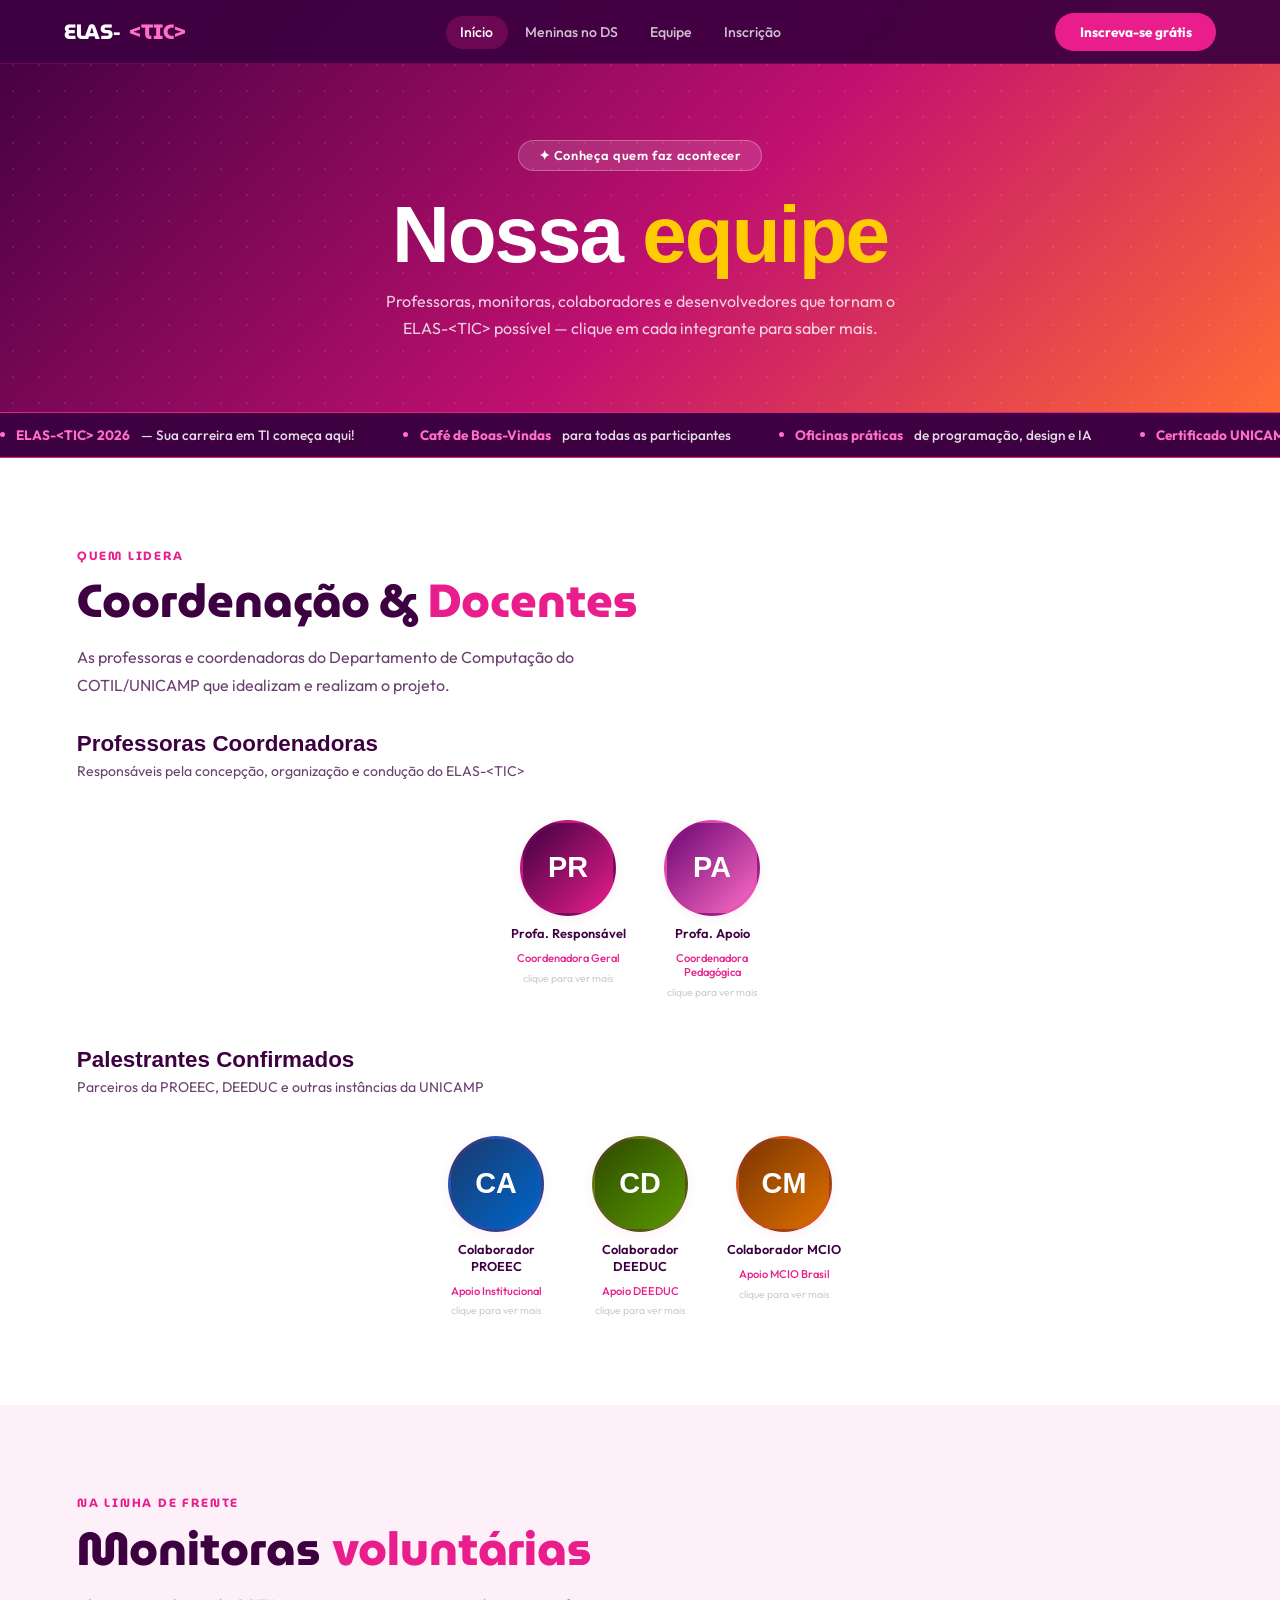
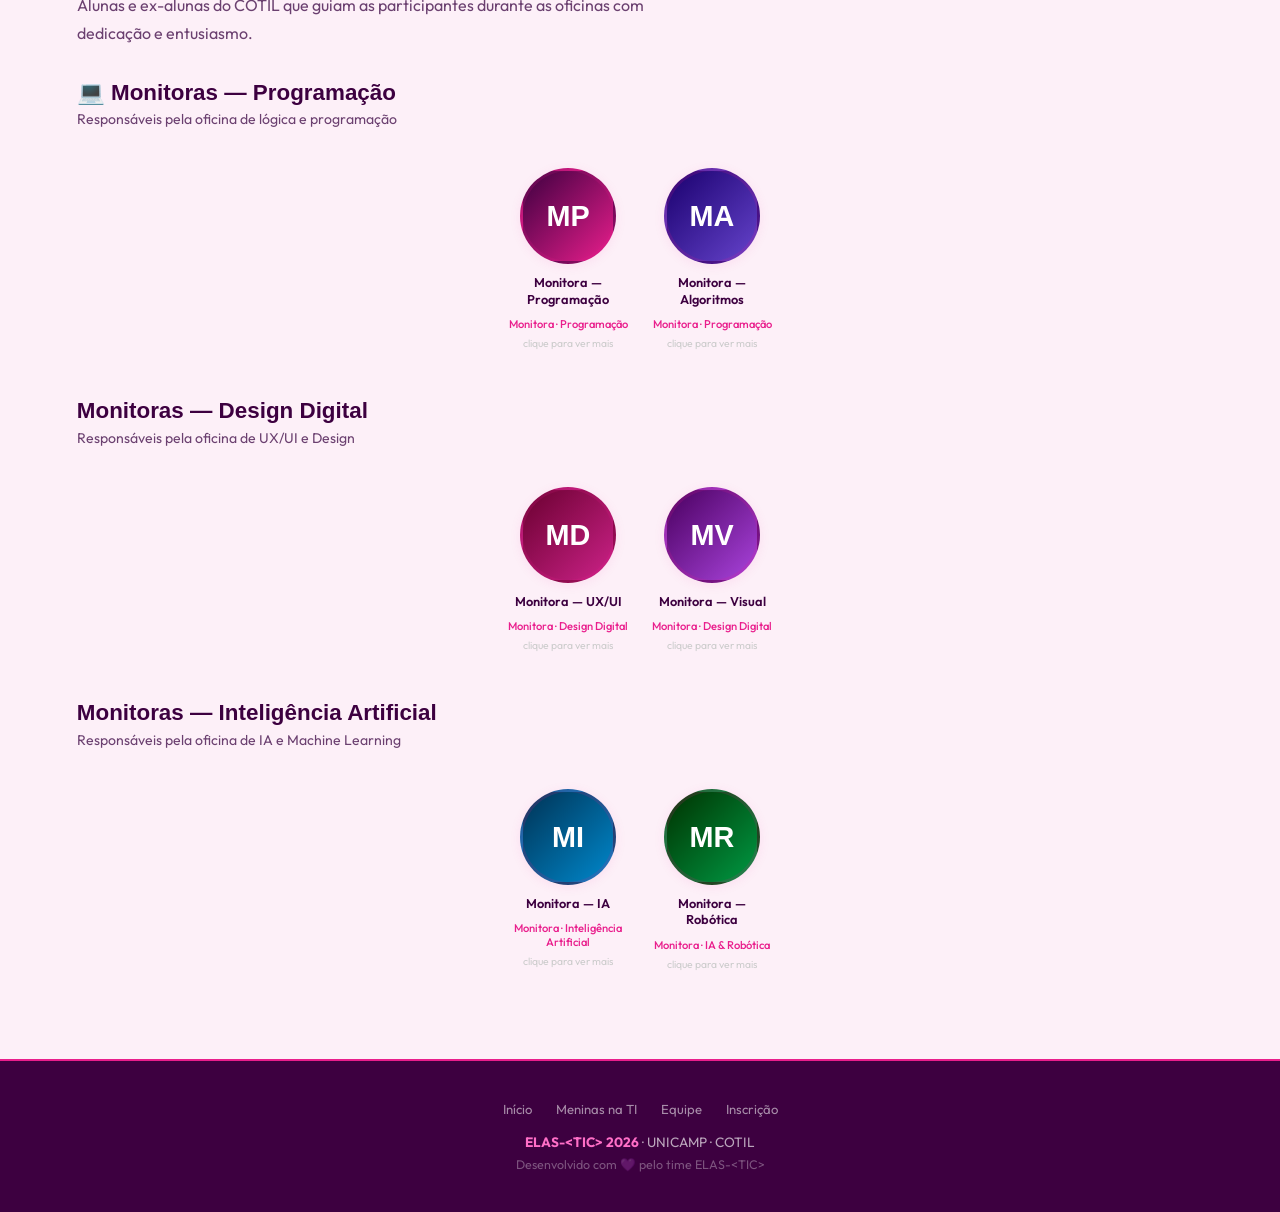
<file: equipe.html>
<!DOCTYPE html>
<html lang="pt-BR">
<head>
<meta charset="UTF-8">
<meta name="viewport" content="width=device-width,initial-scale=1.0">
<title>Equipe | ELAS-&lt;TIC&gt; 2026</title>
<link rel="stylesheet" href="shared.css">
<style>
/* ===== EQUIPE PAGE ===== */
.page-hero {
  padding:140px 6vw 70px;
  background:var(--grad-main);
  position:relative; overflow:hidden; text-align:center;
}
.page-hero::before {
  content:''; position:absolute; inset:0;
  background-image:radial-gradient(rgba(255,255,255,0.09) 1px,transparent 1px);
  background-size:26px 26px; pointer-events:none;
}
.page-hero h1 {
  font-family:'Syne',sans-serif;
  font-size:clamp(2.5rem,7vw,5rem); font-weight:800;
  color:#fff; line-height:1; letter-spacing:-2px; margin-bottom:0.8rem;
}
.page-hero h1 span { color:var(--amarelo); }
.page-hero p { color:rgba(255,255,255,0.8); max-width:520px; margin:0 auto; font-size:1rem; line-height:1.7; }
 
/* SECTION DIVIDERS */
.group-label {
  font-family:'Syne',sans-serif; font-weight:800;
  font-size:1.4rem; color:var(--roxo-escuro);
  margin-bottom:0.3rem; margin-top:3rem;
}
.group-desc { font-size:0.88rem; color:var(--texto-suave); margin-bottom:1.5rem; }
 
/* TEAM CARDS */
.team-grid { display:flex; flex-wrap:wrap; gap:1.5rem; }
.team-card {
  display:flex; flex-direction:column; align-items:center; gap:0.6rem;
  cursor:pointer; width:120px;
  transition:transform 0.2s;
}
.team-card:hover { transform:translateY(-4px); }
.team-avatar {
  width:96px; height:96px; border-radius:50%;
  background:var(--grad-main);
  display:flex; align-items:center; justify-content:center;
  font-family:'Syne',sans-serif; font-size:1.8rem; font-weight:800;
  color:#fff;
  border:3px solid rgba(233,30,140,0.15);
  transition:all 0.22s;
  box-shadow:var(--shadow-sm);
  position:relative; overflow:hidden;
}
.team-avatar .avatar-initials {
  position:relative; z-index:1; pointer-events:none;
}
.team-card:hover .team-avatar {
  border-color:var(--rosa);
  box-shadow:0 0 0 5px rgba(233,30,140,0.18), var(--shadow-md);
  transform:scale(1.06);
}
.team-name { font-weight:600; font-size:0.8rem; text-align:center; color:var(--roxo-escuro); line-height:1.3; }
.team-role-tag { font-size:0.7rem; color:var(--rosa); font-weight:500; text-align:center; }
.click-hint {
  font-size:0.65rem; color:#ccc; margin-top:-0.2rem;
  transition:color 0.2s;
}
.team-card:hover .click-hint { color:var(--rosa); }
 
/* MODAL */
.modal-role-tag {
  display:inline-block;
  background:var(--rosa-pale); color:var(--rosa);
  padding:0.3rem 0.9rem; border-radius:50px;
  font-size:0.75rem; font-weight:700;
  letter-spacing:0.05em; margin-bottom:1rem;
}
.modal-name { font-family:'Syne',sans-serif; font-size:1.4rem; font-weight:800; color:var(--roxo-escuro); margin-bottom:0.4rem; }
.modal-desc { font-size:0.92rem; color:var(--texto-suave); line-height:1.7; }
.modal-avatar-big {
  width:80px; height:80px; border-radius:50%;
  display:flex; align-items:center; justify-content:center;
  font-family:'Syne',sans-serif; font-size:1.8rem; font-weight:800;
  color:#fff; margin:0 auto 1.2rem;
  box-shadow:var(--shadow-md);
}
.modal-skills { display:flex; flex-wrap:wrap; gap:0.4rem; margin-top:1rem; }
.skill-tag {
  background:#fff; border:1.5px solid #e8d0f0;
  color:var(--roxo); font-size:0.72rem; font-weight:600;
  padding:0.25rem 0.7rem; border-radius:50px;
}
 
/* DEVELOPERS */
.dev-section { background:var(--roxo-escuro); }
.dev-section .section-tag { color:rgba(255,255,255,0.6); }
.dev-section .section-title { color:#fff; }
.dev-section .section-title span { color:var(--amarelo); }
.dev-section .group-label { color:rgba(255,255,255,0.9); }
.dev-section .group-desc { color:rgba(255,255,255,0.55); }
.dev-section .team-name { color:rgba(255,255,255,0.9); }
.dev-section .team-role-tag { color:var(--rosa-claro); }
.dev-section .click-hint { color:rgba(255,255,255,0.3); }
.dev-section .team-card:hover .click-hint { color:var(--rosa-claro); }
 
@media(max-width:500px){
  .team-card { width:90px; }
  .team-avatar { width:76px; height:76px; font-size:1.4rem; }
}
</style>
</head>
<body>
 
<!-- NAVBAR -->
<nav class="navbar">
  <a href="index.html" class="nav-logo">ELAS-<span>&lt;TIC&gt;</span></a>
  <ul class="nav-links" id="navLinks">
    <li><a href="index.html" class="active">Início</a></li>
    <li><a href="meninas-ti.html">Meninas no DS</a></li>
    <li><a href="equipe.html">Equipe</a></li>
    <li><a href="inscricao.html">Inscrição</a></li>
  </ul>
  <a href="inscricao.html" class="nav-cta">Inscreva-se grátis</a>
  <button class="nav-hamburger" id="hamburger" aria-label="Menu">
    <span></span><span></span><span></span>
  </button>
</nav>
 
<!-- PAGE HERO -->
<section class="page-hero">
  <div class="hero-badge" style="display:inline-block;background:rgba(255,255,255,0.13);border:1px solid rgba(255,255,255,0.28);color:#fff;padding:0.4rem 1.2rem;border-radius:50px;font-size:0.8rem;font-weight:600;letter-spacing:0.05em;margin-bottom:1.5rem">✦ Conheça quem faz acontecer</div>
  <h1>Nossa <span>equipe</span></h1>
  <p>Professoras, monitoras, colaboradores e desenvolvedores que tornam o ELAS-&lt;TIC&gt; possível — clique em cada integrante para saber mais.</p>
</section>
 
<div class="text-ticker">
  <div class="text-ticker-track">
    <div class="ticker-item"><div class="dot"></div><strong>ELAS-&lt;TIC&gt; 2026</strong> — Sua carreira em TI começa aqui!</div>
    <div class="ticker-item"><div class="dot"></div><strong>Café de Boas-Vindas</strong> para todas as participantes</div>
    <div class="ticker-item"><div class="dot"></div><strong>Oficinas práticas</strong> de programação, design e IA</div>
    <div class="ticker-item"><div class="dot"></div> <strong>Certificado UNICAMP/COTIL</strong> ao final do evento</div>
    <div class="ticker-item"><div class="dot"></div> <strong>Agosto de 2026</strong> — Inscrições abertas!</div>
    <div class="ticker-item"><div class="dot"></div> Para <strong>Um evento exclusivo para meninas até o 9º ano</strong> · entrada gratuita</div>
    <div class="ticker-item"><div class="dot"></div><strong>UNICAMP · COTIL · DEEDUC · MCIO · Mudando Minha História</strong></div>
  </div>
</div>
 
<!-- COORDENAÇÃO / DOCENTES -->
<section class="section section--white">
  <span class="section-tag">Quem lidera</span>
  <h2 class="section-title">Coordenação & <span>Docentes</span></h2>
  <p class="section-body">As professoras e coordenadoras do Departamento de Computação do COTIL/UNICAMP que idealizam e realizam o projeto.</p>
 
  <div class="group-label" style="margin-top:2rem"> Professoras Coordenadoras</div>
  <div class="group-desc">Responsáveis pela concepção, organização e condução do ELAS-&lt;TIC&gt;</div>
  <div class="team-grid" id="coordGrid"></div>
 
  <div class="group-label">Palestrantes Confirmados</div>
  <div class="group-desc">Parceiros da PROEEC, DEEDUC e outras instâncias da UNICAMP</div>
  <div class="team-grid" id="colabGrid"></div>
</section>
 
<!-- MONITORAS -->
<section class="section section--pale">
  <span class="section-tag">Na linha de frente</span>
  <h2 class="section-title">Monitoras <span>voluntárias</span></h2>
  <p class="section-body">Alunas e ex-alunas do COTIL que guiam as participantes durante as oficinas com dedicação e entusiasmo.</p>
 
  <div class="group-label" style="margin-top:2rem">💻 Monitoras — Programação</div>
  <div class="group-desc">Responsáveis pela oficina de lógica e programação</div>
  <div class="team-grid" id="monitorProg"></div>
 
  <div class="group-label"> Monitoras — Design Digital</div>
  <div class="group-desc">Responsáveis pela oficina de UX/UI e Design</div>
  <div class="team-grid" id="monitorDesign"></div>
 
  <div class="group-label"> Monitoras — Inteligência Artificial</div>
  <div class="group-desc">Responsáveis pela oficina de IA e Machine Learning</div>
  <div class="team-grid" id="monitorIA"></div>
</section>
 
<!-- DESENVOLVEDORES 
<section class="section dev-section">
  <span class="section-tag">Quem construiu</span>
  <h2 class="section-title">Desenvolvedores do <span>Portal</span></h2>
  <p class="section-body" style="color:rgba(255,255,255,0.75)">O time de tecnologia responsável por criar e manter o portal ELAS-&lt;TIC&gt; 2026.</p>
 
  <div class="group-label" style="margin-top:2rem">⚡ Front-end</div>
  <div class="group-desc">Interfaces, design e experiência do usuário</div>
  <div class="team-grid" id="devFront"></div>
 
  <div class="group-label">Back-end & Infraestrutura</div>
  <div class="group-desc">Servidores, banco de dados e APIs</div>
  <div class="team-grid" id="devBack"></div>
</section>-->
 
<!-- MODAL -->
<div class="modal-overlay" id="memberModal">
  <div class="modal-box">
    <button class="modal-close" id="modalClose">×</button>
    <div class="modal-avatar-big" id="modalAvatar"></div>
    <div class="modal-role-tag" id="modalTag"></div>
    <div class="modal-name" id="modalName"></div>
    <p class="modal-desc" id="modalDesc"></p>
    <div class="modal-skills" id="modalSkills"></div>
  </div>
</div>
 
<!-- FOOTER -->
<footer class="footer">
  <div class="footer-links">
    <a href="index.html">Início</a><a href="meninas-ti.html">Meninas na TI</a>
    <a href="equipe.html">Equipe</a><a href="inscricao.html">Inscrição</a>
  </div>
  <p><strong>ELAS-&lt;TIC&gt; 2026</strong> · UNICAMP · COTIL</p>
  <p style="margin-top:0.4rem;opacity:0.5;font-size:0.78rem">Desenvolvido com 💜 pelo time ELAS-&lt;TIC&gt;</p>
</footer>
 
<script>
// ---- DATA ----
const MEMBERS = {
  coordGrid: [
    { initials:'PR', color:'linear-gradient(135deg,#3d0040,#e91e8c)', name:'Profa. Responsável', role:'Coordenadora Geral', desc:'Docente do Departamento de Computação do COTIL/UNICAMP. Idealizadora do projeto ELAS-&lt;TIC&gt;, lidera a coordenação geral do evento, articulando parceiros institucionais, monitoras e toda a programação do dia.', skills:['Computação','Educação','Gestão de Projetos','Extensão Universitária'] },
    { initials:'PA', color:'linear-gradient(135deg,#6a0572,#ff6ec7)', name:'Profa. Apoio', role:'Coordenadora Pedagógica', desc:'Responsável pela curadoria pedagógica das oficinas e palestras. Garante que o conteúdo seja acessível, inspirador e alinhado ao público jovem feminino.', skills:['Pedagogia','TI','Didática','Currículo'] },
   // { initials:'PB', color:'linear-gradient(135deg,#c01070,#ff6b35)', name:'Prof. Colaborador', role:'Docente Convidado', desc:'Docente do Departamento de Computação com experiência em projetos de extensão e inclusão digital. Apoia a concepção das oficinas técnicas.', skills:['Programação','Extensão','Inclusão Digital'] },
  ],
  colabGrid: [
    { initials:'CA', color:'linear-gradient(135deg,#1a3a6e,#0066cc)', name:'Colaborador PROEEC', role:'Apoio Institucional', desc:'Representante da Pró-Reitoria de Extensão, Esportes e Cultura (PROEEC) da UNICAMP, responsável pelo apoio institucional e financeiro ao projeto.', skills:['Gestão Pública','Extensão','UNICAMP'] },
    { initials:'CD', color:'linear-gradient(135deg,#2d4a00,#5a9900)', name:'Colaborador DEEDUC', role:'Apoio DEEDUC', desc:'Parceiro da DEEDUC que apoia a divulgação do projeto em escolas públicas estaduais e facilita o acesso das alunas ao evento.', skills:['Educação Pública','Articulação Escolar'] },
    { initials:'CM', color:'linear-gradient(135deg,#7a3500,#e07000)', name:'Colaborador MCIO', role:'Apoio MCIO Brasil', desc:'Representante do MCIO Brasil, parceiro de apoio que contribui com recursos e visibilidade para o projeto de incentivo a meninas na tecnologia.', skills:['Inclusão Digital','Parcerias'] },
  ],
  monitorProg: [
    { initials:'MP', color:'linear-gradient(135deg,#3d0040,#e91e8c)', name:'Monitora — Programação', role:'Monitora · Programação', desc:'Aluna do curso técnico do COTIL, responsável por guiar as participantes na oficina de lógica de programação. Prepara os exercícios e acompanha cada participante individualmente.', skills:['Python','Lógica','HTML','Didática'] },
    { initials:'MA', color:'linear-gradient(135deg,#1a006e,#6644cc)', name:'Monitora — Algoritmos', role:'Monitora · Programação', desc:'Especializada em algoritmos e resolução de problemas, ajuda as meninas a darem seus primeiros passos no mundo do código de forma lúdica e acessível.', skills:['Algoritmos','JavaScript','Ensino'] },
  ],
  monitorDesign: [
    { initials:'MD', color:'linear-gradient(135deg,#6a0030,#cc2288)', name:'Monitora — UX/UI', role:'Monitora · Design Digital', desc:'Responsável pela oficina de design, ensina conceitos de identidade visual, tipografia e prototipagem usando ferramentas modernas como Figma.', skills:['Figma','UI Design','Branding','UX'] },
    { initials:'MV', color:'linear-gradient(135deg,#4a0060,#aa44dd)', name:'Monitora — Visual', role:'Monitora · Design Digital', desc:'Foca em design visual e ilustração digital, mostrando como arte e tecnologia se unem na criação de produtos digitais incríveis.', skills:['Ilustração','Canva','Design Visual'] },
  ],
  monitorIA: [
    { initials:'MI', color:'linear-gradient(135deg,#003355,#0088cc)', name:'Monitora — IA', role:'Monitora · Inteligência Artificial', desc:'Apaixonada por machine learning, apresenta IA de forma acessível para meninas sem nenhum conhecimento prévio, usando exemplos do cotidiano.', skills:['Python','Machine Learning','IA Generativa','Dados'] },
    { initials:'MR', color:'linear-gradient(135deg,#003300,#009944)', name:'Monitora — Robótica', role:'Monitora · IA & Robótica', desc:'Trabalha com a interseção entre IA e robótica, mostrando como algoritmos tomam decisões em sistemas físicos e no mundo real.', skills:['Robótica','Arduino','IA','IoT'] },
  ],
  //devFront: [
   // { initials:'DF', color:'linear-gradient(135deg,#3d0040,#e91e8c)', name:'Dev Front-end', role:'Desenvolvedor(a) Front-end', desc:'Responsável pela criação da interface visual do portal ELAS-&lt;TIC&gt; 2026. Cuidou do design system, componentes, acessibilidade e experiência do usuário em todos os dispositivos.', skills:['HTML','CSS','JavaScript','React','Design'] },
  //  { initials:'DU', color:'linear-gradient(135deg,#6a0572,#ff6ec7)', name:'Dev UI/UX', role:'Designer & Desenvolvedor(a)', desc:'Responsável pelo design das páginas e pela identidade visual do portal. Trabalhou a paleta de cores, tipografia e todos os elementos visuais do projeto.', skills:['Figma','CSS','Branding','UX Research'] },
 // ],
  //devBack: [
  //  { initials:'DB', color:'linear-gradient(135deg,#1a3a6e,#0066cc)', name:'Dev Back-end', role:'Desenvolvedor(a) Back-end', desc:'Responsável pelo servidor, banco de dados e API de formulários de inscrição. Garantiu que todos os dados das participantes sejam armazenados com segurança e conformidade com a LGPD.', skills:['Node.js','PostgreSQL','API REST','LGPD','Deploy'] },
  //  { initials:'DI', color:'linear-gradient(135deg,#2d4a00,#5a9900)', name:'Dev Infra', role:'DevOps & Infraestrutura', desc:'Cuida da hospedagem, CI/CD, segurança e disponibilidade do portal. Garante que o site funcione perfeitamente para todas as usuárias, em qualquer dispositivo.', skills:['Linux','Docker','CI/CD','Segurança Web'] },
 // ],
};
 
// ---- RENDER GRIDS ----
Object.keys(MEMBERS).forEach(gridId => {
  const container = document.getElementById(gridId);
  if(!container) return;
  MEMBERS[gridId].forEach(member => {
    const card = document.createElement('div');
    card.className = 'team-card';
    card.innerHTML = `
      <div class="team-avatar" style="background:${member.color}">
        <span class="avatar-initials">${member.initials}</span>
      </div>
      <div class="team-name">${member.name}</div>
      <div class="team-role-tag">${member.role}</div>
      <div class="click-hint">clique para ver mais</div>
    `;
    card.addEventListener('click', () => openModal(member));
    container.appendChild(card);
  });
});
 
// ---- MODAL ----
function openModal(member){
  document.getElementById('modalAvatar').style.background = member.color;
  document.getElementById('modalAvatar').textContent = member.initials;
  document.getElementById('modalTag').textContent = member.role;
  document.getElementById('modalName').textContent = member.name;
  document.getElementById('modalDesc').innerHTML = member.desc;
  const skills = document.getElementById('modalSkills');
  skills.innerHTML = member.skills.map(s=>`<span class="skill-tag">${s}</span>`).join('');
  document.getElementById('memberModal').classList.add('open');
  document.body.style.overflow = 'hidden';
}
function closeModal(){
  document.getElementById('memberModal').classList.remove('open');
  document.body.style.overflow = '';
}
document.getElementById('modalClose').addEventListener('click', closeModal);
document.getElementById('memberModal').addEventListener('click', e => { if(e.target.id==='memberModal') closeModal(); });
 
// hamburger
document.getElementById('hamburger').addEventListener('click',()=>document.getElementById('navLinks').classList.toggle('open'));
</script>
</body>
</html>
</file>
<file: shared.css>
﻿/* ===== ELAS-<TIC> 2026 — Shared Styles ===== */
@import url('https://fonts.googleapis.com/css2?family=MuseoModerno:wght@400;600;700;800&family=Outfit:wght@300;400;500;600&display=swap');
 
:root {
  --rosa:        #e91e8c;
  --rosa-escuro: #b8106e;
  --rosa-claro:  #ff6ec7;
  --rosa-pale:   #fdf0f8;
  --laranja:     #ff6b35;
  --amarelo:     #ffcc02;
  --roxo:        #6a0572;
  --roxo-escuro: #3d0040;
  --roxo-mid:    #55035c;
  --branco:      #ffffff;
  --texto:       #1a0020;
  --texto-suave: #6b4070;
 
  --grad-main:   linear-gradient(135deg, #3d0040 0%, #c01070 55%, #ff6b35 100%);
  --grad-card:   linear-gradient(135deg, #6a0572 0%, #e91e8c 100%);
  --grad-soft:   linear-gradient(135deg, #fdf0f8 0%, #ffe4f6 100%);
 
  --shadow-sm:   0 2px 12px rgba(233,30,140,0.08);
  --shadow-md:   0 6px 28px rgba(233,30,140,0.14);
  --shadow-lg:   0 16px 48px rgba(61,0,64,0.18);
  --radius:      18px;
  --radius-sm:   10px;
}
 
*, *::before, *::after { margin:0; padding:0; box-sizing:border-box; }
html { scroll-behavior:smooth; font-size:16px; }
 
body {
  font-family: 'Outfit', sans-serif;
  background: var(--rosa-pale);
  color: var(--texto);
  overflow-x: hidden;
  -webkit-font-smoothing: antialiased;
}
 
/* ---- NAVBAR ---- */
.navbar {
  position: fixed; top:0; left:0; width:100%; z-index:999;
  background: rgba(61,0,64,0.94);
  backdrop-filter: blur(14px);
  -webkit-backdrop-filter: blur(14px);
  border-bottom: 1px solid rgba(233,30,140,0.25);
  height: 64px;
  display: flex; align-items:center;
  padding: 0 5vw;
  gap: 2rem;
}
.nav-logo {
  font-family:'MuseoModerno',sans-serif; font-weight:800; font-size:1.3rem;
  color:#fff; text-decoration:none; white-space:nowrap; flex-shrink:0;
  display:flex; align-items:center; gap:0.5rem;
}
.nav-logo-img {
  height:34px; width:auto; object-fit:contain; display:block;
}
.nav-logo span { color:var(--rosa-claro); }
.nav-links {
  display:flex; gap:0.2rem; list-style:none;
  flex:1; justify-content:center;
}
.nav-links a {
  color:rgba(255,255,255,0.75); text-decoration:none;
  font-size:0.88rem; font-weight:500;
  padding:0.45rem 0.9rem; border-radius:50px;
  transition:all 0.2s;
  white-space:nowrap;
}
.nav-links a:hover, .nav-links a.active {
  color:#fff; background:rgba(233,30,140,0.25);
}
.nav-links:hover a.active:not(:hover) {
  color:rgba(255,255,255,0.75); background:transparent;
}
.nav-cta {
  background:var(--rosa); color:#fff;
  padding:0.5rem 1.4rem; border-radius:50px;
  text-decoration:none; font-weight:700; font-size:0.85rem;
  transition:all 0.2s; white-space:nowrap; flex-shrink:0;
  border:2px solid transparent;
}
.nav-cta:hover { background:transparent; border-color:var(--rosa-claro); color:var(--rosa-claro); }
 
.nav-hamburger {
  display:none; flex-direction:column; gap:5px; cursor:pointer;
  margin-left:auto; background:none; border:none; padding:4px;
}
.nav-hamburger span {
  display:block; width:22px; height:2px;
  background:#fff; border-radius:2px; transition:all 0.3s;
}
 
/* ---- IMAGE TICKER (thin carousel) ---- */
.img-ticker {
  overflow:hidden;
  background:var(--roxo-escuro);
  border-top:2px solid var(--rosa);
  border-bottom:2px solid var(--rosa);
  height:96px;
  display:flex; align-items:center;
}
.img-ticker-track {
  display:flex; gap:12px; align-items:center;
  animation: tickerScroll 30s linear infinite;
  width:max-content;
}
.img-ticker-track:hover { animation-play-state:paused; }
.ticker-img {
  width:140px; height:72px; border-radius:8px;
  object-fit:cover; flex-shrink:0;
  border:2px solid rgba(233,30,140,0.3);
}
.ticker-label {
  color:rgba(255,255,255,0.6); font-size:0.75rem;
  font-weight:600; letter-spacing:0.08em;
  text-transform:uppercase; white-space:nowrap;
  padding:0 1rem; flex-shrink:0;
}
@keyframes tickerScroll {
  from { transform:translateX(0); }
  to   { transform:translateX(-50%); }
}
 
/* ---- TEXT TICKER ---- */
.text-ticker {
  overflow:hidden; background:var(--roxo-escuro);
  border-top:1.5px solid var(--rosa); border-bottom:1.5px solid var(--rosa);
  padding:0.8rem 0;
}
.text-ticker-track {
  display:flex; gap:3rem; animation:tickerScroll 28s linear infinite;
  width:max-content;
}
.text-ticker-track:hover { animation-play-state:paused; }
.ticker-item {
  display:flex; align-items:center; gap:0.7rem;
  color:rgba(255,255,255,0.85); font-size:0.85rem; font-weight:500;
  white-space:nowrap;
}
.ticker-item .dot {
  width:5px; height:5px; border-radius:50%;
  background:var(--rosa-claro); flex-shrink:0;
}
.ticker-item strong { color:var(--rosa-claro); }
 
/* ---- SECTION COMMONS ---- */
.section { padding:5.5rem 6vw; }
.section--dark { background:var(--grad-main); position:relative; overflow:hidden; }
.section--dark::before {
  content:''; position:absolute; inset:0;
  background-image:radial-gradient(rgba(255,255,255,0.07) 1px, transparent 1px);
  background-size:24px 24px; pointer-events:none;
}
.section--white { background:#fff; }
.section--pale  { background:var(--rosa-pale); }
 
.section-tag {
  font-family:'MuseoModerno',sans-serif; font-size:0.75rem; font-weight:700;
  letter-spacing:0.15em; text-transform:uppercase;
  color:var(--rosa); margin-bottom:0.7rem; display:block;
}
.section-tag--light { color:rgba(255,255,255,0.6); }
 
.section-title {
  font-family:'MuseoModerno',sans-serif;
  font-size:clamp(1.9rem,4vw,2.9rem); font-weight:800;
  line-height:1.1; color:var(--roxo-escuro); margin-bottom:1rem;
}
.section-title--light { color:#fff; }
.section-title span { color:var(--rosa); }
.section-title--light span { color:var(--amarelo); }
 
.section-body {
  font-size:1rem; line-height:1.75;
  color:var(--texto-suave); max-width:580px;
}
.section-body--light { color:rgba(255,255,255,0.8); }
 
/* ---- BUTTONS ---- */
.btn {
  display:inline-flex; align-items:center; gap:0.5rem;
  padding:0.8rem 2rem; border-radius:50px;
  font-family:'MuseoModerno',sans-serif; font-weight:700; font-size:0.95rem;
  text-decoration:none; cursor:pointer; border:2px solid transparent;
  transition:all 0.2s;
}
.btn-primary { background:var(--rosa); color:#fff; }
.btn-primary:hover { background:var(--rosa-escuro); transform:translateY(-2px); box-shadow:var(--shadow-md); }
.btn-white { background:#fff; color:var(--roxo-escuro); }
.btn-white:hover { background:var(--rosa-pale); transform:translateY(-2px); }
.btn-outline-white { border-color:rgba(255,255,255,0.6); color:#fff; }
.btn-outline-white:hover { background:rgba(255,255,255,0.12); }
 
/* ---- CARDS ---- */
.card {
  background:#fff; border-radius:var(--radius);
  padding:2rem 1.6rem;
  box-shadow:var(--shadow-sm);
  border:1px solid rgba(233,30,140,0.1);
  transition:transform 0.2s, box-shadow 0.2s;
}
.card:hover { transform:translateY(-4px); box-shadow:var(--shadow-md); }
.card-glass {
  background:rgba(255,255,255,0.1);
  backdrop-filter:blur(8px);
  border:1px solid rgba(255,255,255,0.2);
  border-radius:var(--radius);
  padding:2rem 1.6rem;
  transition:transform 0.2s, background 0.2s;
}
.card-glass:hover { transform:translateY(-4px); background:rgba(255,255,255,0.18); }
 
/* ---- FOOTER ---- */
.footer {
  background:var(--roxo-escuro);
  border-top:2px solid var(--rosa);
  padding:2.5rem 6vw;
  text-align:center;
  color:rgba(255,255,255,0.65); font-size:0.85rem;
}
.footer strong { color:var(--rosa-claro); }
.footer-logos {
  display:flex; align-items:center; justify-content:center;
  gap:1.8rem; margin-top:1.2rem;
}
.footer-logos img {
  height:42px; width:auto; object-fit:contain;
  filter:brightness(0) invert(1); opacity:0.85;
}
.footer-logos img.logo-unicamp {
  height:64px;
}
.footer-links { display:flex; gap:1.5rem; justify-content:center; flex-wrap:wrap; margin-bottom:1rem; }
.footer-links a { color:rgba(255,255,255,0.55); text-decoration:none; font-size:0.82rem; transition:color 0.2s; }
.footer-links a:hover { color:var(--rosa-claro); }
 
/* ---- MODAL ---- */
.modal-overlay {
  position:fixed; inset:0; z-index:2000;
  background:rgba(0,0,0,0.55); backdrop-filter:blur(4px);
  display:flex; align-items:center; justify-content:center;
  opacity:0; pointer-events:none;
  transition:opacity 0.25s;
  padding:1.5rem;
}
.modal-overlay.open { opacity:1; pointer-events:all; }
.modal-box {
  background:#fff; border-radius:24px;
  padding:2.5rem; max-width:420px; width:100%;
  position:relative;
  box-shadow: 0 24px 80px rgba(0,0,0,0.3);
  transform:scale(0.92) translateY(16px);
  transition:transform 0.25s;
  border-top:5px solid var(--rosa);
}
.modal-overlay.open .modal-box { transform:scale(1) translateY(0); }
.modal-close {
  position:absolute; top:1rem; right:1rem;
  background:none; border:none; cursor:pointer;
  font-size:1.4rem; color:#aaa; line-height:1;
  transition:color 0.2s;
}
.modal-close:hover { color:var(--rosa); }
 
/* ---- TEAM AVATAR ---- */
.team-grid {
  display:flex; flex-wrap:wrap; gap:1.5rem;
  justify-content:center; margin-top:2.5rem;
}
.team-card {
  display:flex; flex-direction:column; align-items:center; gap:0.7rem;
  cursor:pointer; width:130px;
}
.team-avatar {
  width:100px; height:100px; border-radius:50%;
  background:var(--grad-main);
  display:flex; align-items:center; justify-content:center;
  font-family:'MuseoModerno',sans-serif; font-size:1.8rem; font-weight:800;
  color:#fff; border:3px solid transparent;
  transition:all 0.22s;
  box-shadow:var(--shadow-sm);
  overflow:hidden; position:relative;
}
.team-avatar img { width:100%; height:100%; object-fit:cover; }
.team-card:hover .team-avatar {
  transform:scale(1.06);
  border-color:var(--rosa);
  box-shadow:0 0 0 4px rgba(233,30,140,0.2), var(--shadow-md);
}
.team-name { font-weight:600; font-size:0.82rem; text-align:center; color:var(--roxo-escuro); }
.team-role { font-size:0.73rem; color:var(--rosa); font-weight:500; }
 
/* ---- FORMS ---- */
.form-wrapper {
  max-width:720px; margin:3rem auto 0;
  background:#fff; border-radius:24px; padding:2.8rem;
  box-shadow:var(--shadow-lg); border-top:5px solid var(--rosa);
}
.form-title { font-family:'MuseoModerno',sans-serif; font-size:1.45rem; font-weight:800; color:var(--roxo-escuro); margin-bottom:0.3rem; }
.form-subtitle { font-size:0.88rem; color:#999; margin-bottom:1.8rem; }
.form-step-bar { display:flex; gap:0.4rem; margin-bottom:2rem; }
.form-step { flex:1; height:4px; border-radius:99px; background:#f0d4ea; }
.form-step.active { background:var(--rosa); }
.form-grid { display:grid; grid-template-columns:1fr 1fr; gap:1.1rem 1.4rem; }
.form-group { display:flex; flex-direction:column; gap:0.35rem; }
.form-group.full { grid-column:1/-1; }
.form-label { font-size:0.8rem; font-weight:700; color:var(--roxo-escuro); letter-spacing:0.02em; }
.req { color:var(--rosa); }
.form-input, .form-select, .form-textarea {
  width:100%; padding:0.72rem 1rem;
  border:1.5px solid #e8d0f0; border-radius:var(--radius-sm);
  font-family:'Outfit',sans-serif; font-size:0.92rem;
  background:var(--rosa-pale); color:var(--texto);
  outline:none; transition:border-color 0.2s, box-shadow 0.2s;
}
.form-input:focus, .form-select:focus, .form-textarea:focus {
  border-color:var(--rosa);
  box-shadow:0 0 0 3px rgba(233,30,140,0.12);
  background:#fff;
}
.form-divider {
  font-family:'MuseoModerno',sans-serif; font-size:0.75rem; font-weight:700;
  text-transform:uppercase; letter-spacing:0.1em; color:var(--rosa);
  margin:1.6rem 0 0.8rem; padding-bottom:0.5rem;
  border-bottom:1px solid #f0d4ea; grid-column:1/-1;
}
.checkbox-group { display:flex; flex-direction:column; gap:0.5rem; }
.checkbox-item { display:flex; align-items:flex-start; gap:0.6rem; cursor:pointer; }
.checkbox-item input[type=checkbox] { width:17px; height:17px; accent-color:var(--rosa); margin-top:2px; flex-shrink:0; }
.checkbox-item span { font-size:0.88rem; color:var(--texto-suave); line-height:1.4; }
.btn-submit {
  width:100%; background:var(--grad-main); color:#fff; border:none;
  padding:1rem; border-radius:12px; font-family:'MuseoModerno',sans-serif;
  font-weight:700; font-size:1rem; cursor:pointer; margin-top:1.5rem;
  transition:opacity 0.2s, transform 0.15s; grid-column:1/-1;
}
.btn-submit:hover { opacity:0.9; transform:translateY(-1px); }
 
/* ---- RESPONSIVE ---- */
@media (max-width:768px) {
  .nav-links { display:none; }
  .nav-links.open {
    display:flex; flex-direction:column;
    position:fixed; top:64px; left:0; width:100%;
    background:rgba(61,0,64,0.97); padding:1.5rem 5vw 2rem;
    gap:0.5rem; border-bottom:2px solid var(--rosa);
  }
  .nav-hamburger { display:flex; }
  .nav-links.open a.active {
    color:rgba(255,255,255,0.75); background:transparent;
  }
  .section { padding:4rem 5vw; }
  .form-grid { grid-template-columns:1fr; }
  .form-group.full { grid-column:1; }
  .form-divider { grid-column:1; }
  .btn-submit { grid-column:1; }
}
/* esconde o botão CTA da navbar no mobile — o menu hambúrguer já dá acesso */
@media (max-width:540px) {
  .nav-cta { display:none; }
}
</file>
